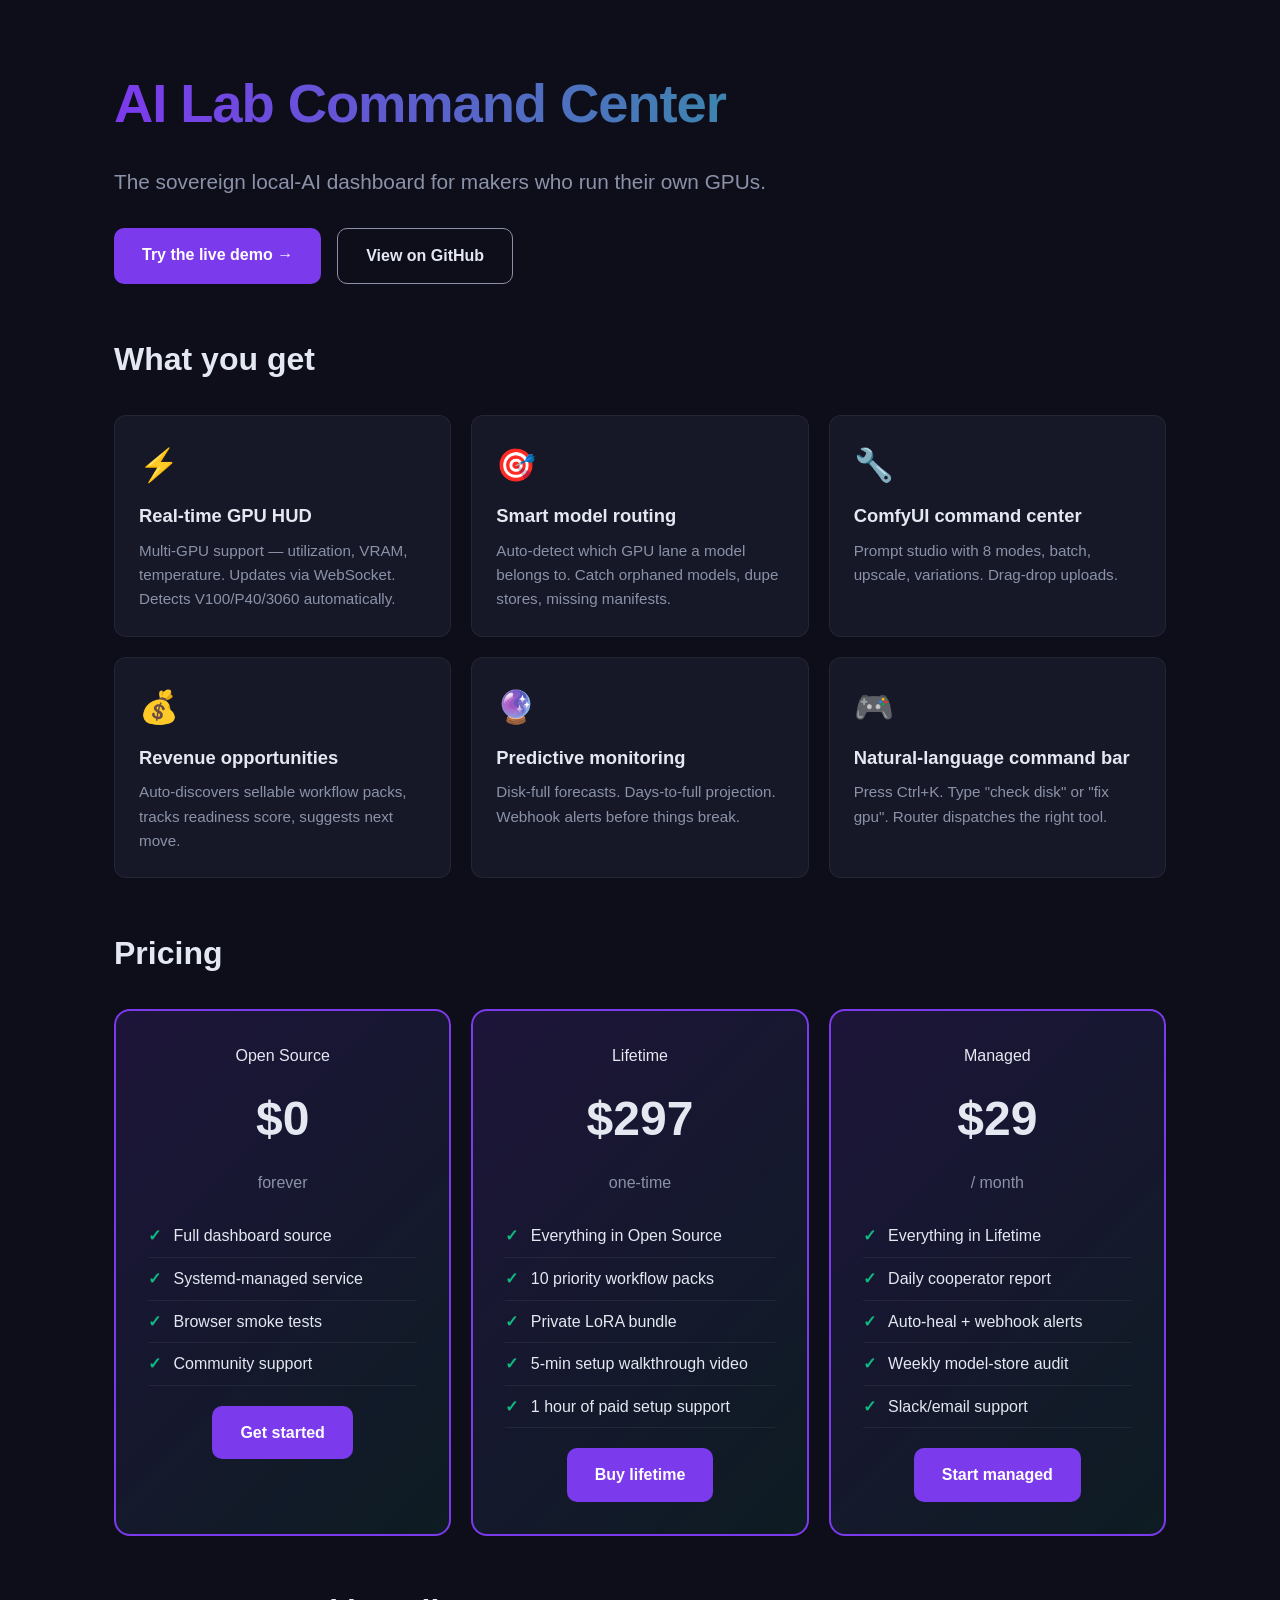
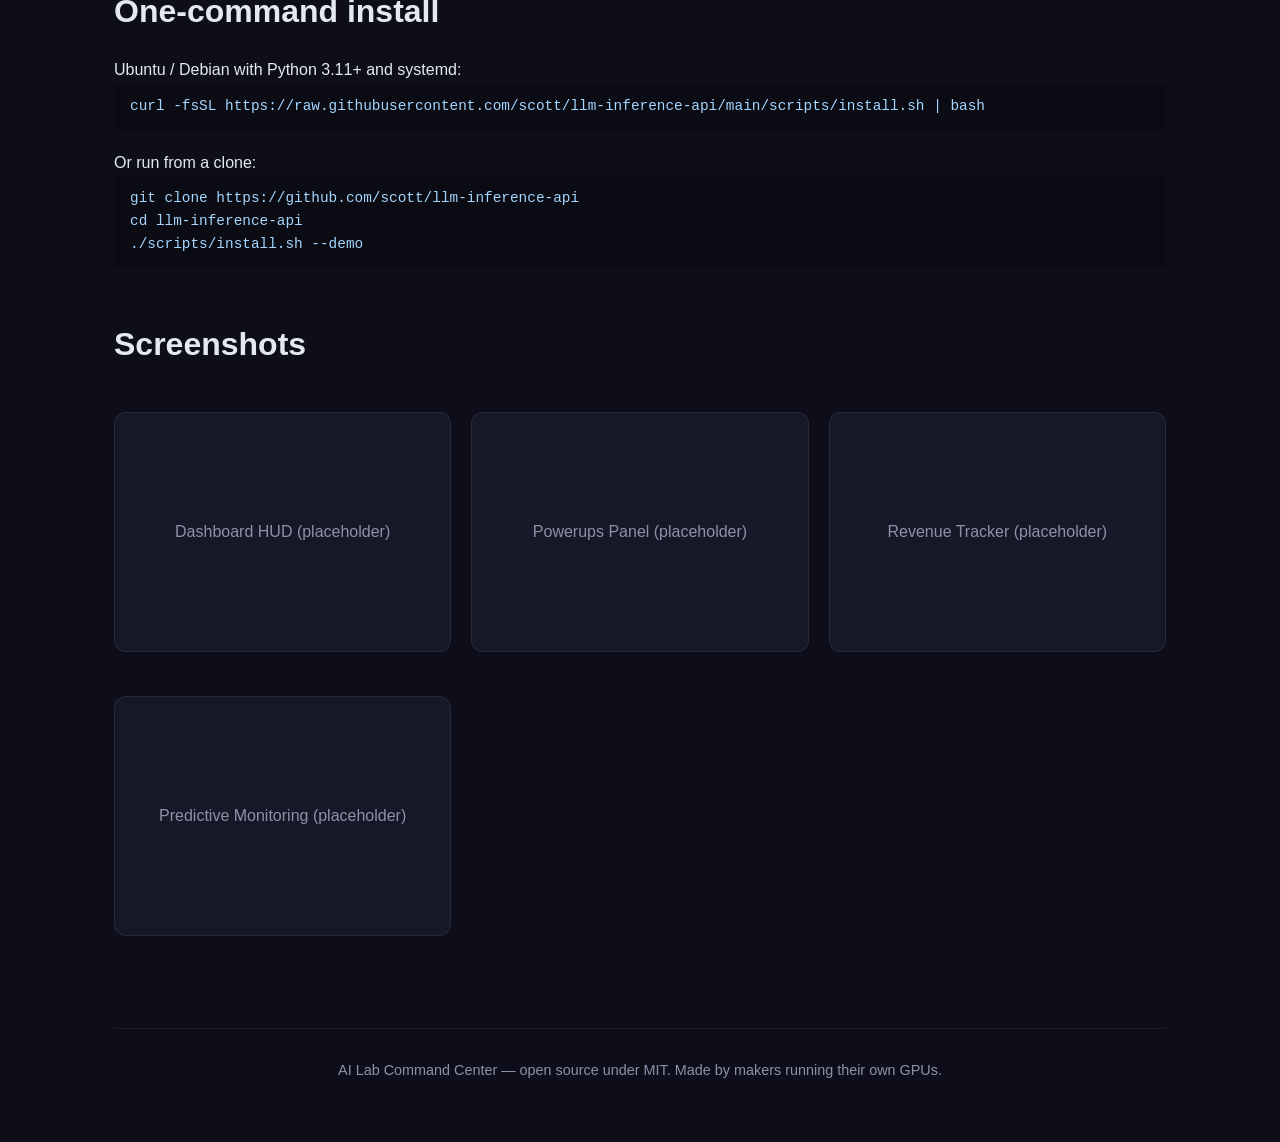
<file: app/templates/landing.html>
<!DOCTYPE html>
<html lang="en">
<head>
<meta charset="UTF-8">
<meta name="viewport" content="width=device-width, initial-scale=1.0">
<title>AI Lab Command Center — Sovereign Local AI Dashboard</title>
<style>
  :root { --bg: #0d0e1a; --card: #161827; --text: #e4e8f1; --accent: #7c3aed; --accent2: #10b981; --dim: #8b92a8; }
  * { box-sizing: border-box; margin: 0; padding: 0; }
  body { background: var(--bg); color: var(--text); font-family: -apple-system, BlinkMacSystemFont, "Segoe UI", Roboto, sans-serif; line-height: 1.6; }
  .container { max-width: 1100px; margin: 0 auto; padding: 60px 24px; }
  h1 { font-size: 3.4rem; font-weight: 800; letter-spacing: -0.02em; margin-bottom: 18px; background: linear-gradient(90deg, var(--accent), var(--accent2)); -webkit-background-clip: text; background-clip: text; color: transparent; }
  h2 { font-size: 2rem; margin: 50px 0 20px; }
  .tag { color: var(--dim); font-size: 1.3rem; margin-bottom: 30px; }
  .cta-row { display: flex; gap: 16px; flex-wrap: wrap; margin: 30px 0; }
  .btn { padding: 14px 28px; border-radius: 10px; font-weight: 600; text-decoration: none; display: inline-block; transition: transform 0.15s; }
  .btn-primary { background: var(--accent); color: white; }
  .btn-primary:hover { transform: translateY(-2px); }
  .btn-secondary { background: transparent; color: var(--text); border: 1px solid var(--dim); }
  .grid { display: grid; grid-template-columns: repeat(auto-fit, minmax(280px, 1fr)); gap: 20px; margin: 30px 0; }
  .card { background: var(--card); border: 1px solid rgba(255,255,255,0.06); border-radius: 12px; padding: 24px; }
  .card-icon { font-size: 2rem; margin-bottom: 10px; }
  .card-title { font-size: 1.15rem; font-weight: 700; margin-bottom: 8px; }
  .card-body { color: var(--dim); font-size: 0.95rem; }
  .price-card { background: linear-gradient(135deg, rgba(124,58,237,0.15), rgba(16,185,129,0.08)); border: 2px solid var(--accent); border-radius: 16px; padding: 32px; text-align: center; }
  .price-amount { font-size: 3rem; font-weight: 800; margin: 12px 0; }
  .price-period { color: var(--dim); font-size: 1rem; }
  .price-features { list-style: none; margin: 20px 0; text-align: left; }
  .price-features li { padding: 8px 0; border-bottom: 1px solid rgba(255,255,255,0.06); }
  .price-features li::before { content: "✓ "; color: var(--accent2); margin-right: 8px; font-weight: 700; }
  .code { background: #0a0b13; padding: 12px 16px; border-radius: 6px; font-family: "SF Mono", Monaco, monospace; font-size: 0.9rem; color: #a5d6ff; overflow-x: auto; }
  .screenshot { background: var(--card); border: 1px solid rgba(255,255,255,0.08); border-radius: 12px; height: 240px; display: flex; align-items: center; justify-content: center; color: var(--dim); margin: 12px 0; }
  footer { margin-top: 80px; padding-top: 30px; border-top: 1px solid rgba(255,255,255,0.06); color: var(--dim); text-align: center; font-size: 0.9rem; }
</style>
</head>
<body>
<div class="container">
  <h1>AI Lab Command Center</h1>
  <p class="tag">The sovereign local-AI dashboard for makers who run their own GPUs.</p>
  <div class="cta-row">
    <a href="/dashboard" class="btn btn-primary">Try the live demo →</a>
    <a href="https://github.com/scott/llm-inference-api" class="btn btn-secondary">View on GitHub</a>
  </div>

  <h2>What you get</h2>
  <div class="grid">
    <div class="card">
      <div class="card-icon">⚡</div>
      <div class="card-title">Real-time GPU HUD</div>
      <div class="card-body">Multi-GPU support — utilization, VRAM, temperature. Updates via WebSocket. <span id="gpu-info">Detects V100/P40/3060 automatically.</span></div>
    </div>
    <div class="card">
      <div class="card-icon">🎯</div>
      <div class="card-title">Smart model routing</div>
      <div class="card-body">Auto-detect which GPU lane a model belongs to. Catch orphaned models, dupe stores, missing manifests.</div>
    </div>
    <div class="card">
      <div class="card-icon">🔧</div>
      <div class="card-title">ComfyUI command center</div>
      <div class="card-body">Prompt studio with 8 modes, batch, upscale, variations. Drag-drop uploads.</div>
    </div>
    <div class="card">
      <div class="card-icon">💰</div>
      <div class="card-title">Revenue opportunities</div>
      <div class="card-body">Auto-discovers sellable workflow packs, tracks readiness score, suggests next move.</div>
    </div>
    <div class="card">
      <div class="card-icon">🔮</div>
      <div class="card-title">Predictive monitoring</div>
      <div class="card-body">Disk-full forecasts. Days-to-full projection. Webhook alerts before things break.</div>
    </div>
    <div class="card">
      <div class="card-icon">🎮</div>
      <div class="card-title">Natural-language command bar</div>
      <div class="card-body">Press Ctrl+K. Type "check disk" or "fix gpu". Router dispatches the right tool.</div>
    </div>
  </div>

  <h2>Pricing</h2>
  <div class="grid">
    <div class="price-card">
      <div>Open Source</div>
      <div class="price-amount">$0</div>
      <div class="price-period">forever</div>
      <ul class="price-features">
        <li>Full dashboard source</li>
        <li>Systemd-managed service</li>
        <li>Browser smoke tests</li>
        <li>Community support</li>
      </ul>
      <a href="/dashboard" class="btn btn-primary">Get started</a>
    </div>
    <div class="price-card">
      <div>Lifetime</div>
      <div class="price-amount">$297</div>
      <div class="price-period">one-time</div>
      <ul class="price-features">
        <li>Everything in Open Source</li>
        <li>10 priority workflow packs</li>
        <li>Private LoRA bundle</li>
        <li>5-min setup walkthrough video</li>
        <li>1 hour of paid setup support</li>
      </ul>
      <a href="mailto:scott@example.com?subject=Lifetime" class="btn btn-primary">Buy lifetime</a>
    </div>
    <div class="price-card">
      <div>Managed</div>
      <div class="price-amount">$29</div>
      <div class="price-period">/ month</div>
      <ul class="price-features">
        <li>Everything in Lifetime</li>
        <li>Daily cooperator report</li>
        <li>Auto-heal + webhook alerts</li>
        <li>Weekly model-store audit</li>
        <li>Slack/email support</li>
      </ul>
      <a href="mailto:scott@example.com?subject=Managed" class="btn btn-primary">Start managed</a>
    </div>
  </div>

  <h2>One-command install</h2>
  <p>Ubuntu / Debian with Python 3.11+ and systemd:</p>
  <pre class="code">curl -fsSL https://raw.githubusercontent.com/scott/llm-inference-api/main/scripts/install.sh | bash</pre>
  <p style="margin-top: 20px;">Or run from a clone:</p>
  <pre class="code">git clone https://github.com/scott/llm-inference-api
cd llm-inference-api
./scripts/install.sh --demo</pre>

  <h2>Screenshots</h2>
  <div class="grid">
    <div class="screenshot">Dashboard HUD (placeholder)</div>
    <div class="screenshot">Powerups Panel (placeholder)</div>
    <div class="screenshot">Revenue Tracker (placeholder)</div>
    <div class="screenshot">Predictive Monitoring (placeholder)</div>
  </div>

  <footer>
    AI Lab Command Center — open source under MIT. Made by makers running their own GPUs.
  </footer>
</div>
</body>
</html>
</file>
